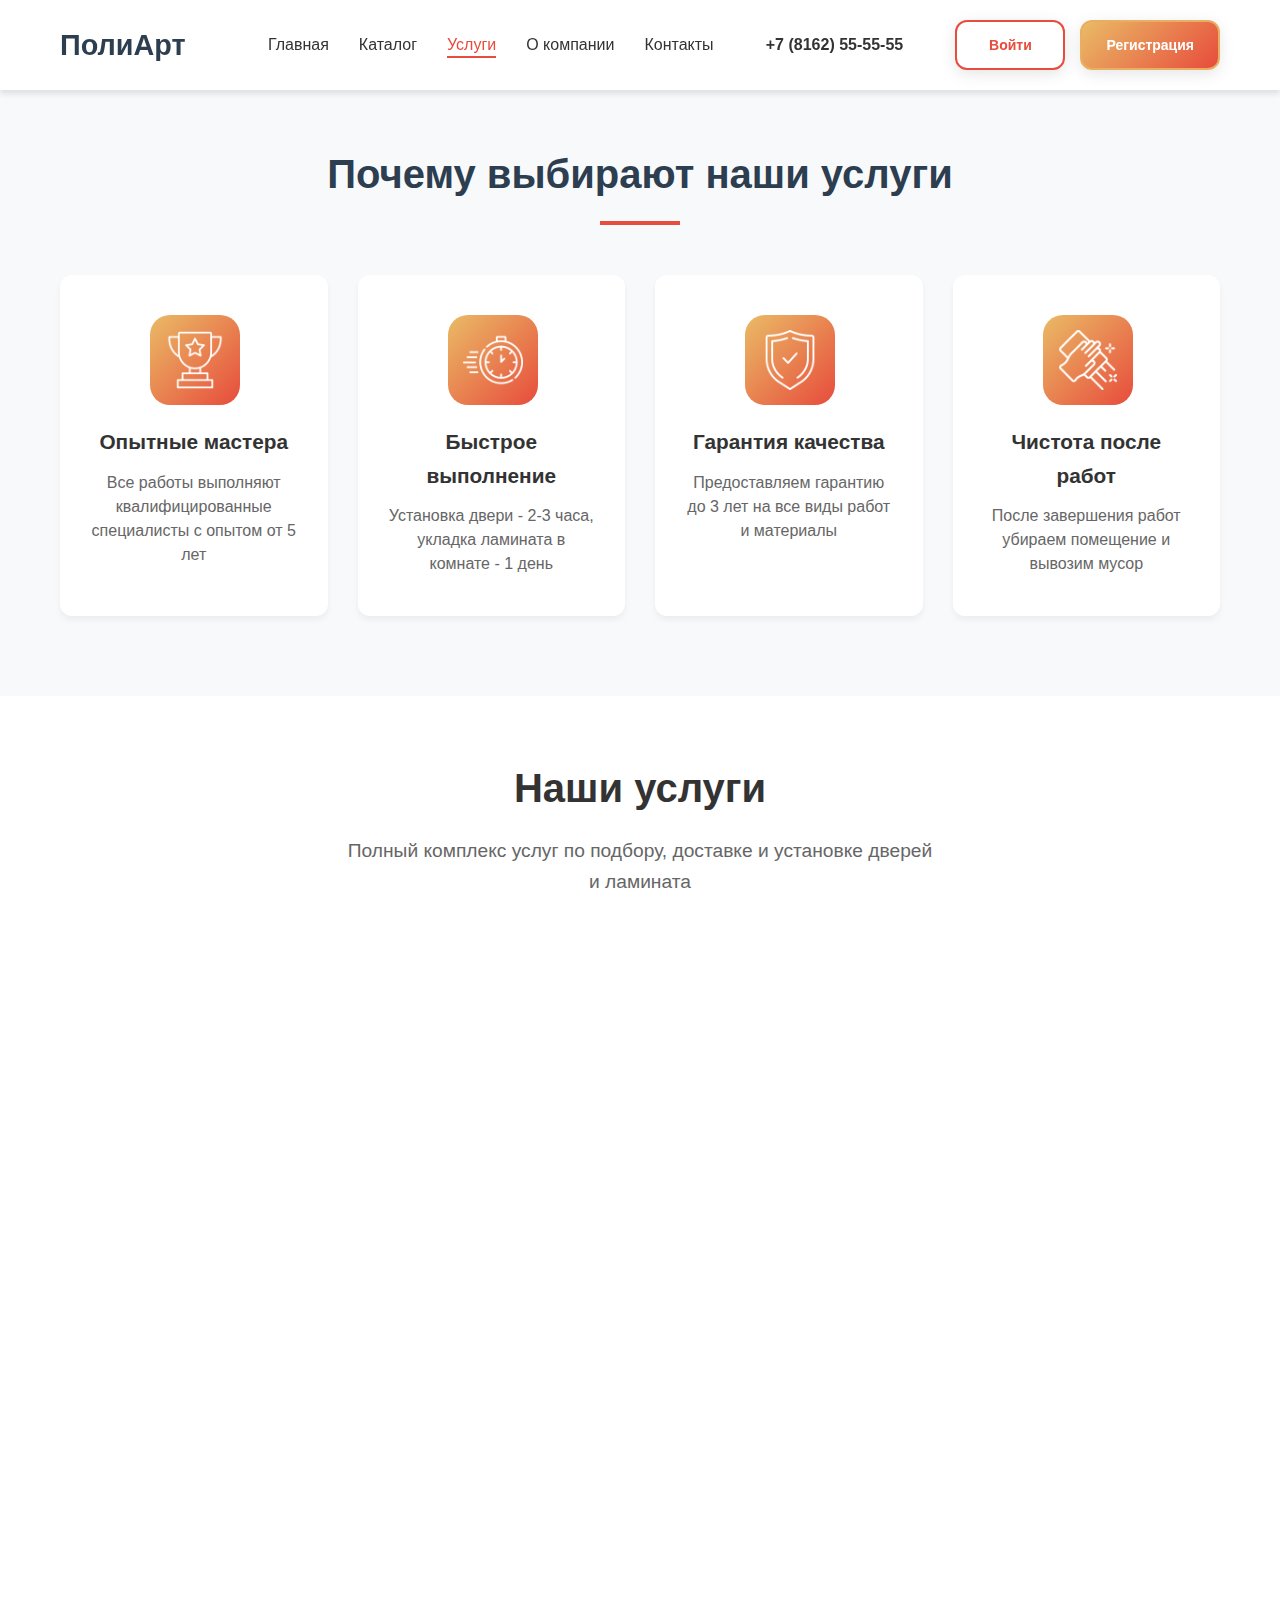
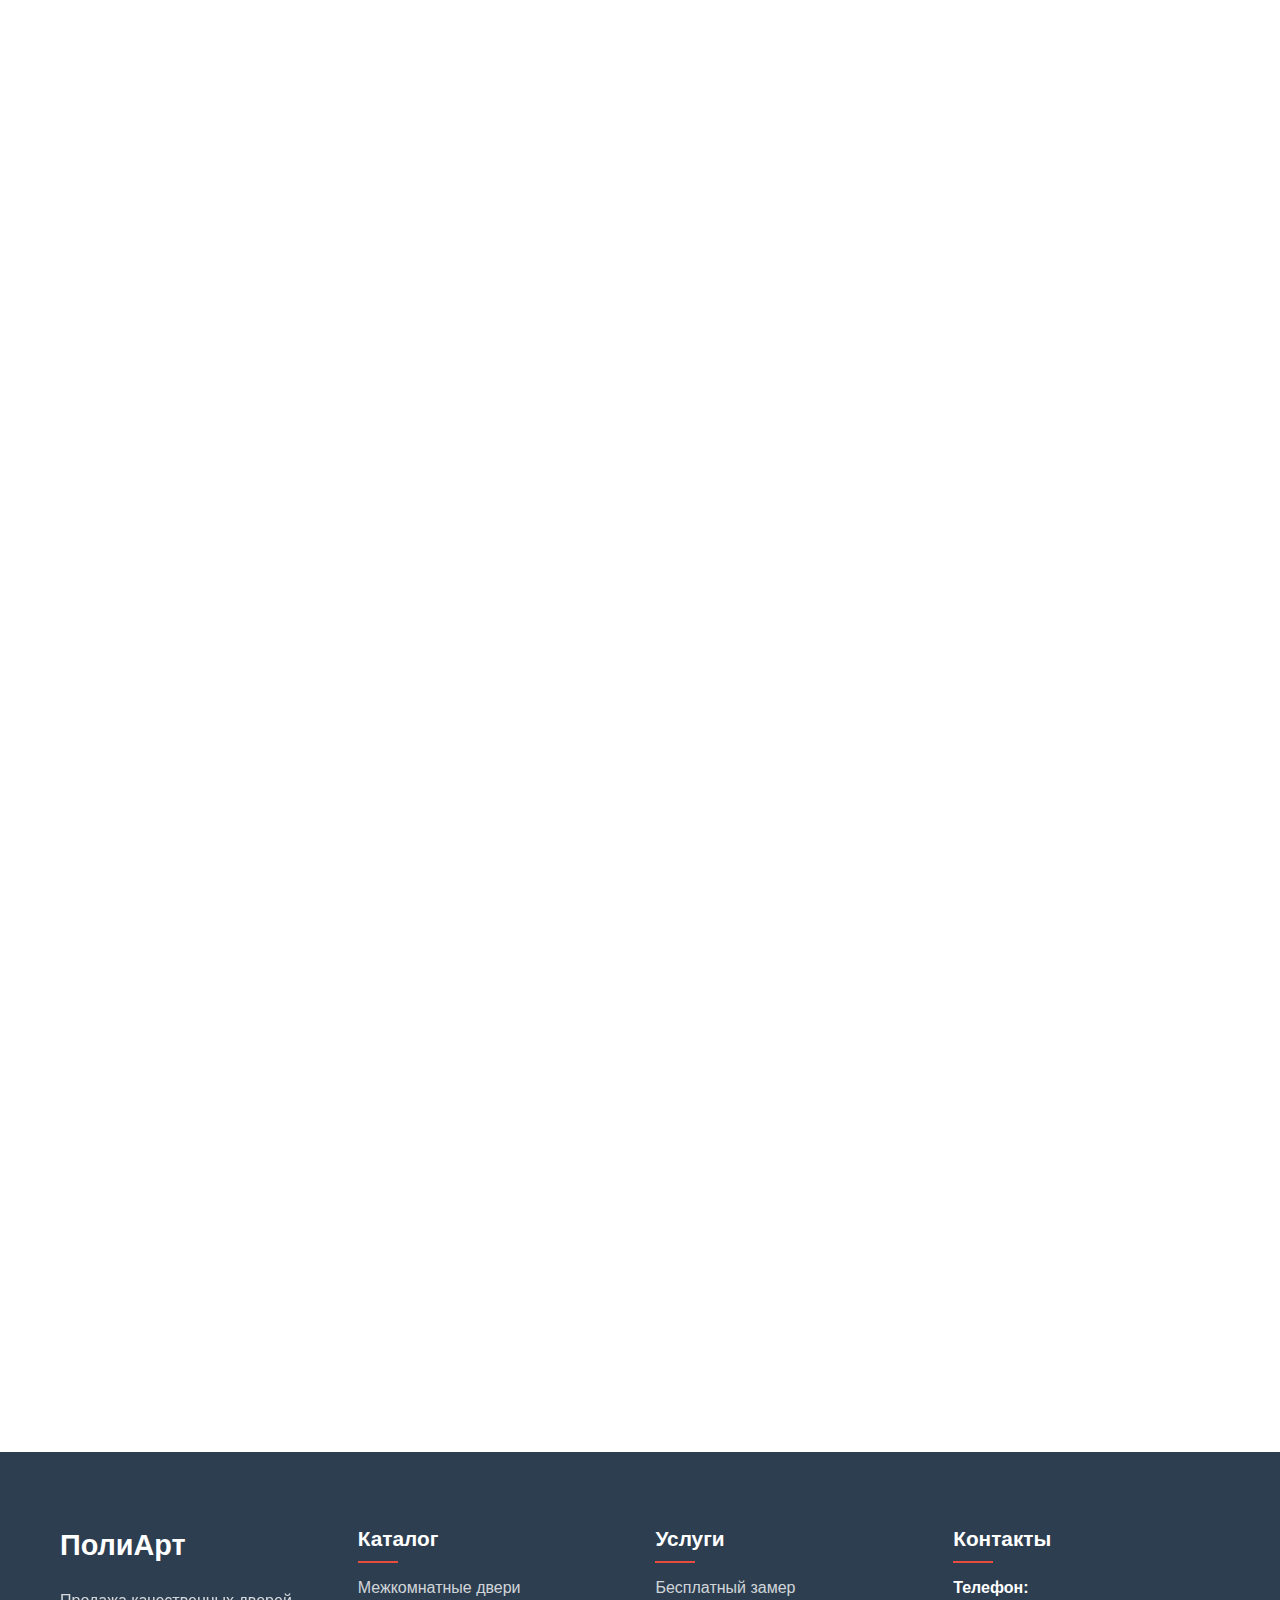
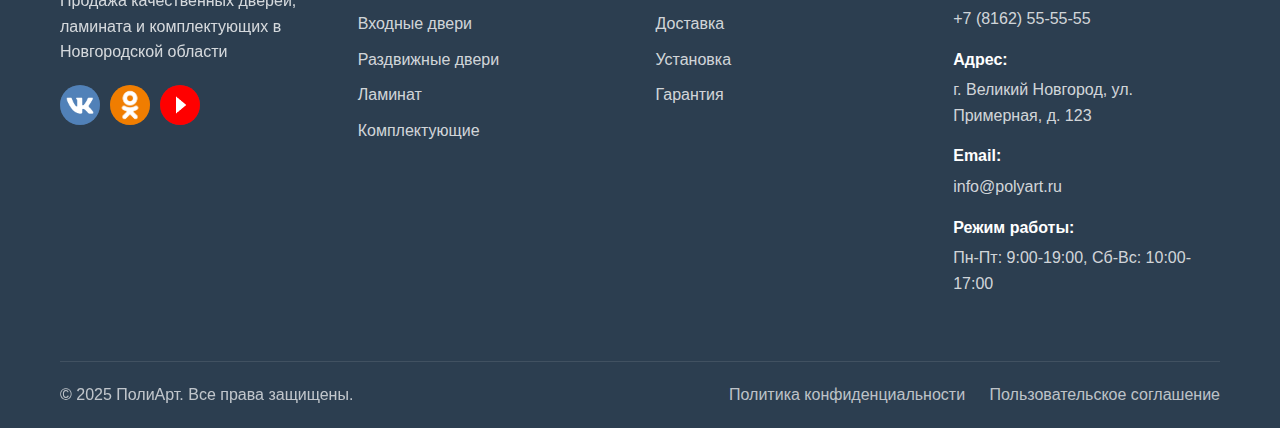
<file: frontend/services.html>
<!DOCTYPE html>
<html lang="ru">
<head>
    <meta charset="UTF-8">
    <meta name="viewport" content="width=device-width, initial-scale=1.0">
    <title>Услуги - ПолиАрт | Двери и ламинат в Новгородской области</title>
    <link rel="stylesheet" href="css/HeaderAndFooter.css">
    <link rel="stylesheet" href="css/services.css">
</head>
<body>
    <!-- Хедер -->
    <header class="header"></header>

    <main class="main">
        <!-- Хлебные крошки -->
        <section class="breadcrumbs">
            <div class="container">
                <nav class="breadcrumbs__nav">
                    <a href="index.html" class="breadcrumbs__link">Главная</a>
                    <span class="breadcrumbs__separator">/</span>
                    <span class="breadcrumbs__current">Услуги</span>
                </nav>
            </div>
        </section>

        <!-- Секция преимуществ -->
        <section class="services-advantages">
            <div class="container">
                <h2 class="section-title">Почему выбирают наши услуги</h2>
                <div class="advantages-grid">
                    <div class="advantage-card">
                        <div class="advantage-card__background">
                            <img class="advantage-card__icon" src="image/icon/silhouette.png" alt="Кубок">
                        </div>
                        <h3 class="advantage-card__title">Опытные мастера</h3>
                        <p class="advantage-card__text">Все работы выполняют квалифицированные специалисты с опытом от 5 лет</p>
                    </div>
                    <div class="advantage-card">
                        <div class="advantage-card__background">
                            <img class="advantage-card__icon" src="image/icon/speed.png" alt="Скорость">
                        </div>
                        <h3 class="advantage-card__title">Быстрое выполнение</h3>
                        <p class="advantage-card__text">Установка двери - 2-3 часа, укладка ламината в комнате - 1 день</p>
                    </div>
                    <div class="advantage-card">
                        <div class="advantage-card__background">
                            <img class="advantage-card__icon" src="image/icon/shield.png" alt="Щит">
                        </div>
                        <h3 class="advantage-card__title">Гарантия качества</h3>
                        <p class="advantage-card__text">Предоставляем гарантию до 3 лет на все виды работ и материалы</p>
                    </div>
                    <div class="advantage-card">
                        <div class="advantage-card__background">
                            <img class="advantage-card__icon" src="image/icon/clear.png" alt="Чистота">
                        </div>
                        <h3 class="advantage-card__title">Чистота после работ</h3>
                        <p class="advantage-card__text">После завершения работ убираем помещение и вывозим мусор</p>
                    </div>
                </div>
            </div>
        </section>

        <!-- Заголовок страницы -->
        <section class="page-header">
            <div class="container">
                <h1 class="page-header__title">Наши услуги</h1>
                <p class="page-header__subtitle">Полный комплекс услуг по подбору, доставке и установке дверей и ламината</p>
            </div>
        </section>

        <!-- Секция услуг -->
        <section class="services">
            <div class="container">
                <div class="services__list">
                    <!-- Услуга 1: Бесплатный замер -->
                    <div class="service">
                        <div class="service__icon">
                            <img src="image/icon/measure.png" alt="Бесплатный замер" class="service__icon-img">
                        </div>
                        <div class="service__content">
                            <h2 class="service__title">Бесплатный замер</h2>
                            <div class="service__text">
                                <p>Наш специалист бесплатно приедет к вам в удобное время для точного замера дверных проемов или площади помещения под ламинат.</p>
                                <ul class="service__features">
                                    <li>Точный расчет количества материалов</li>
                                    <li>Профессиональные рекомендации по выбору</li>
                                    <li>Учет всех особенностей помещения</li>
                                    <li>Составление сметы на месте</li>
                                </ul>
                            </div>
                            <div class="service__actions">
                                <button class="btn btn--primary service__order-btn" data-service="Замер">Заказать замер</button>
                            </div>
                        </div>
                    </div>

                    <!-- Услуга 2: Доставка -->
                    <div class="service">
                        <div class="service__icon">
                            <img src="image/icon/delivery.png" alt="Доставка" class="service__icon-img">
                        </div>
                        <div class="service__content">
                            <h2 class="service__title">Доставка</h2>
                            <div class="service__text">
                                <p>Осуществляем быструю и аккуратную доставку дверей, ламината и комплектующих по всей Новгородской области.</p>
                                <ul class="service__features">
                                    <li>Доставка в день заказа (при наличии товара)</li>
                                    <li>Аккуратная разгрузка и подъем на этаж</li>
                                    <li>Доставка в пригород и районы области</li>
                                    <li>Грузчики с опытом работы</li>
                                </ul>
                                <div class="service__pricing">
                                    <h4>Стоимость доставки:</h4>
                                    <ul>
                                        <li>Великий Новгород (в пределах города) - <strong>500 руб.</strong></li>
                                        <li>Пригород (до 30 км) - <strong>800 руб.</strong></li>
                                        <li>Районы области - <strong>от 1000 руб.</strong></li>
                                    </ul>
                                </div>
                            </div>
                        </div>
                    </div>

                    <!-- Услуга 3: Установка и монтаж -->
                    <div class="service">
                        <div class="service__icon">
                            <img src="image/icon/installation.png" alt="Установка и монтаж" class="service__icon-img">
                        </div>
                        <div class="service__content">
                            <h2 class="service__title">Установка и монтаж</h2>
                            <div class="service__text">
                                <p>Профессиональная установка дверей и укладка ламината от опытных мастеров с гарантией качества.</p>
                                <div class="service__details">
                                    <div class="service__detail-category">
                                        <h4>Установка дверей:</h4>
                                        <ul class="service__features">
                                            <li>Монтаж межкомнатных и входных дверей</li>
                                            <li>Установка дверных коробок</li>
                                            <li>Навеска полотен и регулировка петель</li>
                                            <li>Установка фурнитуры и замков</li>
                                            <li>Запенивание монтажных швов</li>
                                        </ul>
                                    </div>
                                    <div class="service__detail-category">
                                        <h4>Укладка ламината:</h4>
                                        <ul class="service__features">
                                            <li>Подготовка основания</li>
                                            <li>Укладка подложки</li>
                                            <li>Монтаж ламината с замковой системой</li>
                                            <li>Установка плинтусов</li>
                                            <li>Обход труб и других препятствий</li>
                                        </ul>
                                    </div>
                                </div>
                            </div>
                            <div class="service__actions">
                                <button class="btn btn--primary service__order-btn" data-service="Установка">Заказать установку</button>
                            </div>
                        </div>
                    </div>

                    <!-- Услуга 4: Отделочные работы -->
                    <div class="service">
                        <div class="service__icon">
                            <img src="image/icon/finishing.png" alt="Отделочные работы" class="service__icon-img">
                        </div>
                        <div class="service__content">
                            <h2 class="service__title">Отделочные работы</h2>
                            <div class="service__text">
                                <p>Комплексные отделочные работы для завершения интерьера после установки дверей и укладки напольных покрытий.</p>
                                <ul class="service__features">
                                    <li>Шпаклевка и покраска откосов</li>
                                    <li>Установка наличников и доборов</li>
                                    <li>Декоративная отделка дверных проемов</li>
                                    <li>Монтаж декоративных порогов</li>
                                    <li>Финишная отделка помещений</li>
                                </ul>
                                <div class="service__note">
                                    <p><strong>Примечание:</strong> Отделочные работы выполняются как в комплексе с установкой, так и отдельно.</p>
                                </div>
                            </div>
                            <div class="service__actions">
                                <button class="btn btn--primary service__order-btn" data-service="Отделочные работы">Узнать подробнее</button>
                            </div>
                        </div>
                    </div>
                </div>
            </div>
        </section>
    </main>

    <!-- Футер -->
    <footer class="footer"></footer>

    <!-- Модальное окно заказа услуги -->
    <div class="modal" id="serviceModal">
        <div class="modal__overlay"></div>
        <div class="modal__content">
            <button class="modal__close" id="modalClose">&times;</button>
            <h2 class="modal__title">Заказать услугу</h2>
            <form class="service-form" id="serviceForm">
                <input type="hidden" id="serviceType" name="service_type">
                <div class="form-group">
                    <label for="userName" class="form-label">Ваше имя *</label>
                    <input type="text" id="userName" name="name" class="form-input" required>
                </div>
                <div class="form-group">
                    <label for="userPhone" class="form-label">Телефон *</label>
                    <input type="tel" id="userPhone" name="phone" class="form-input" required>
                </div>
                <div class="form-group">
                    <label for="userAddress" class="form-label">Адрес</label>
                    <input type="text" id="userAddress" name="address" class="form-input" placeholder="Для замера или доставки">
                </div>
                <div class="form-group">
                    <label for="userMessage" class="form-label">Комментарий</label>
                    <textarea id="userMessage" name="message" class="form-textarea" placeholder="Дополнительная информация"></textarea>
                </div>
                <button type="submit" class="btn btn--primary btn--full">Отправить заявку</button>
            </form>
        </div>
    </div>

    <!-- Подключение JS файлов -->
    <script src="js/header.js"></script>
    <script src="js/services.js"></script>
    <script src="js/footer.js"></script>
</body>
</html>
</file>
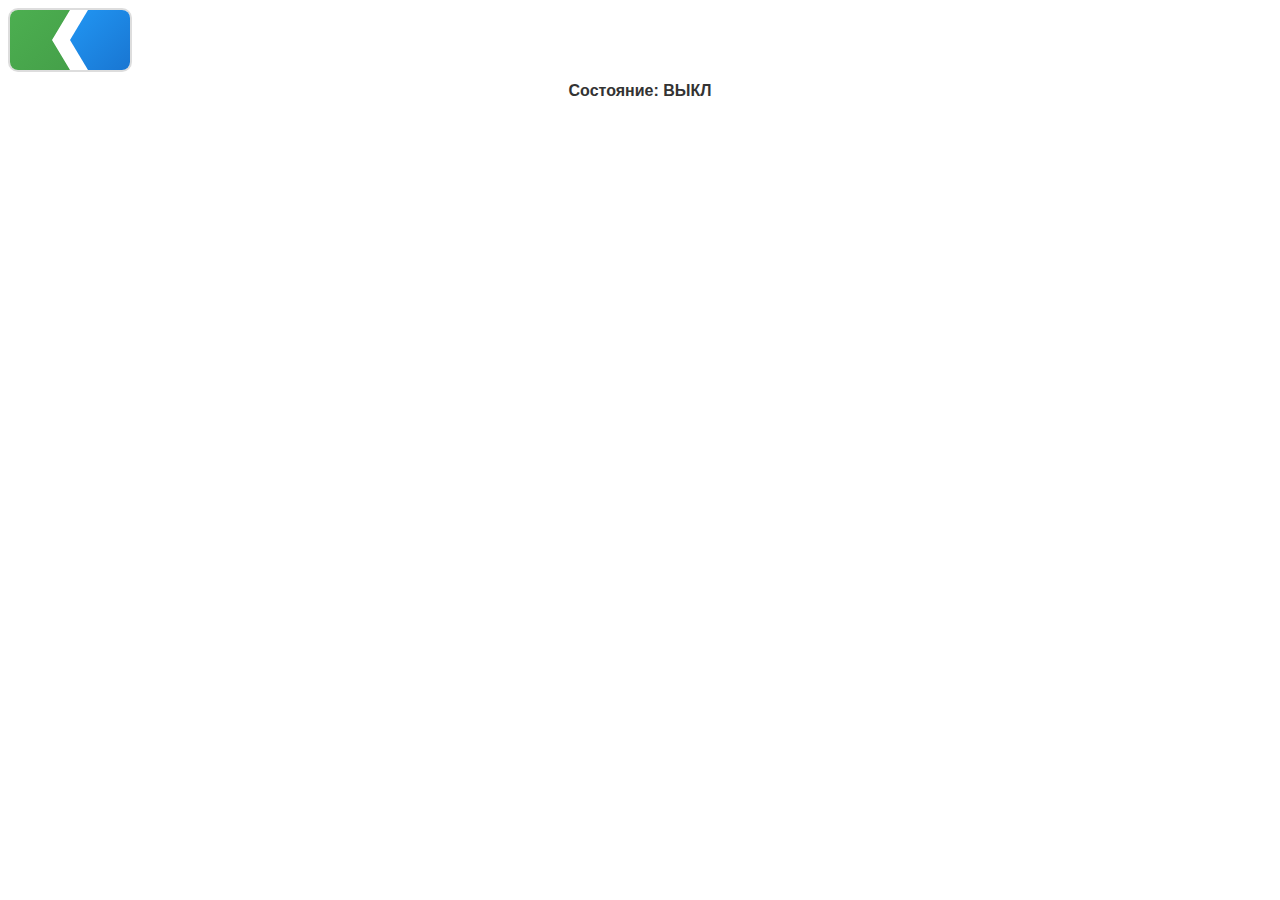
<file: frontend/КНОПОЧКА.html>
<!DOCTYPE html>
<html lang="ru">
<head>
    <meta charset="UTF-8">
    <meta name="viewport" content="width=device-width, initial-scale=1.0">
    <title>Переключатель-трансформер</title>
    <style>
        .toggle-switch {
            position: relative;
            width: 120px;
            height: 60px;
            cursor: pointer;
            border: 2px solid #ddd;
            border-radius: 10px;
            overflow: hidden;
        }

        .toggle-shape {
            position: absolute;
            width: 100%;
            height: 100%;
            transition: all 0.4s cubic-bezier(0.68, -0.55, 0.27, 1.55);
            display: flex;
        }

        /* Исходное состояние */
        .toggle-pin {
            width: 50%;
            height: 100%;
            background: linear-gradient(135deg, #4CAF50, #45a049);
            clip-path: polygon(0% 0%, 100% 0%, 70% 50%, 100% 100%, 0% 100%);
            transition: all 0.4s cubic-bezier(0.68, -0.55, 0.27, 1.55);
        }

        .toggle-slot {
            width: 50%;
            height: 100%;
            background: linear-gradient(135deg, #2196F3, #1976D2);
            clip-path: polygon(30% 0%, 100% 0%, 100% 100%, 30% 100%, 0% 50%);
            transition: all 0.4s cubic-bezier(0.68, -0.55, 0.27, 1.55);
        }

        /* Состояние после переключения - фигуры зеркально превращаются */
        .toggle-switch.connected .toggle-pin {
            clip-path: polygon(0% 0%, 100% 0%, 100% 100%, 0% 100%, 30% 50%);
            background: linear-gradient(135deg, #2196F3, #1976D2);
            transform: translateX(100%);
        }

        .toggle-switch.connected .toggle-slot {
            clip-path: polygon(0% 0%, 70% 0%, 100% 50%, 70% 100%, 0% 100%);
            background: linear-gradient(135deg, #4CAF50, #45a049);
            transform: translateX(-100%);
        }

        /* Эффекты при наведении */
        .toggle-switch:hover .toggle-pin {
            filter: brightness(1.1);
        }

        .toggle-switch:hover .toggle-slot {
            filter: brightness(1.1);
        }

        /* Активное состояние */
        .toggle-switch.connected {
            box-shadow: 0 0 15px rgba(76, 175, 80, 0.4);
            border-color: #4CAF50;
        }

        /* Текст состояния */
        .status {
            text-align: center;
            margin-top: 10px;
            font-family: Arial, sans-serif;
            color: #333;
            font-weight: bold;
        }
    </style>
</head>
<body>
    <div class="toggle-switch" id="puzzleToggle">
        <div class="toggle-shape">
            <div class="toggle-pin"></div>
            <div class="toggle-slot"></div>
        </div>
    </div>
    <div class="status" id="status">Состояние: ВЫКЛ</div>

    <script>
        const toggle = document.getElementById('puzzleToggle');
        const status = document.getElementById('status');
        
        toggle.addEventListener('click', function() {
            this.classList.toggle('connected');
            
            if (this.classList.contains('connected')) {
                status.textContent = 'Состояние: ВКЛ';
                status.style.color = '#4CAF50';
                console.log('Переключатель ВКЛЮЧЕН');
                // Действие при включении
            } else {
                status.textContent = 'Состояние: ВЫКЛ';
                status.style.color = '#333';
                console.log('Переключатель ВЫКЛЮЧЕН');
                // Действие при выключении
            }
        });
    </script>
</body>
</html>
</file>
<file: frontend/css/HeaderAndFooter.css>
/* Общие стили */
* {
    margin: 0;
    padding: 0;
    box-sizing: border-box;
    font-family: 'Segoe UI', Tahoma, Geneva, Verdana, sans-serif;
}

:root {
    --primary: #2c3e50;
    --secondary: #e74c3c;
    --accent: #3498db;
    --light: #ecf0f1;
    --dark: #2c3e50;
    --text: #333;
    --text-light: #777;
    --shadow: 0 4px 6px rgba(0, 0, 0, 0.1);
    --transition: all 0.3s ease;
}

body {
    color: var(--text);
    line-height: 1.6;
    overflow-x: hidden;
}

.container {
    width: 100%;
    max-width: 1200px;
    margin: 0 auto;
    padding: 0 20px;
}

.btn {
    display: inline-block;
    padding: 12px 30px;
    border-radius: 4px;
    text-decoration: none;
    font-weight: 600;
    text-align: center;
    transition: var(--transition);
    cursor: pointer;
    font-size: 16px;
}

.btn--primary {
    background-color: var(--secondary);
    color: white;
}

.btn--primary:hover {
    background-color: #c0392b;
    transform: translateY(-2px);
    box-shadow: var(--shadow);
}

.btn--secondary {
    background-color: transparent;
    color: var(--primary);
    border: 2px solid var(--primary);
}

.btn--secondary:hover {
    background-color: var(--primary);
    color: white;
}

.section-title {
    text-align: center;
    margin-bottom: 50px;
    font-size: 2.5rem;
    color: var(--primary);
    position: relative;
}

.section-title::after {
    content: '';
    display: block;
    width: 80px;
    height: 4px;
    background-color: var(--secondary);
    margin: 15px auto;
}

/* Хедер */
.header {
    background-color: white;
    box-shadow: var(--shadow);
    position: fixed;
    top: 0;
    left: 0;
    width: 100%;
    z-index: 1000;
    transition: var(--transition);
}

.header.scrolled {
    padding: 10px 0;
}

.header__inner {
    display: flex;
    justify-content: space-between;
    align-items: center;
    padding: 20px 0;
}

.logo {
    font-size: 1.8rem;
    font-weight: 700;
    color: var(--primary);
    text-decoration: none;
}

.nav__list {
    display: flex;
    list-style: none;
}

.nav__item {
    margin-left: 30px;
}

.nav__link {
    text-decoration: none;
    color: var(--text);
    font-weight: 500;
    transition: var(--transition);
    position: relative;
}

.nav__link:hover, .nav__link.active {
    color: var(--secondary);
}

.nav__link.active::after {
    content: '';
    position: absolute;
    bottom: -5px;
    left: 0;
    width: 100%;
    height: 2px;
    background-color: var(--secondary);
}

.phone {
    text-decoration: none;
    color: var(--text);
    font-weight: 600;
    transition: var(--transition);
}

.phone:hover {
    color: var(--secondary);
}

.header__burger {
    display: none;
    flex-direction: column;
    cursor: pointer;
}

.header__burger span {
    width: 25px;
    height: 3px;
    background-color: var(--primary);
    margin: 3px 0;
    transition: var(--transition);
}

/* Футер */
.footer {
    background-color: var(--dark);
    color: white;
    padding: 70px 0 20px;
}

.footer__inner {
    display: flex;
    justify-content: space-between;
    flex-wrap: wrap;
    margin-bottom: 50px;
}

.footer__col {
    flex: 0 0 23%;
}

.footer__logo {
    font-size: 1.8rem;
    font-weight: 700;
    margin-bottom: 20px;
}

.footer__text {
    margin-bottom: 20px;
    opacity: 0.8;
}

.footer__social {
    display: flex;
}

.social-link {
    display: inline-flex;
    align-items: center;
    justify-content: center;
    width: 40px;
    height: 40px;
    background-color: rgba(255, 255, 255, 0.1);
    border-radius: 50%;
    margin-right: 10px;
    color: white;
    text-decoration: none;
    transition: var(--transition);
}

.social-link:hover {
    background-color: var(--secondary);
    transform: translateY(-3px);
}

.footer__title {
    font-size: 1.3rem;
    margin-bottom: 20px;
    position: relative;
}

.footer__title::after {
    content: '';
    position: absolute;
    bottom: -8px;
    left: 0;
    width: 40px;
    height: 2px;
    background-color: var(--secondary);
}

.footer__list {
    list-style: none;
}

.footer__list li {
    margin-bottom: 10px;
}

.footer__list a {
    color: rgba(255, 255, 255, 0.8);
    text-decoration: none;
    transition: var(--transition);
}

.footer__list a:hover {
    color: var(--secondary);
    padding-left: 5px;
}

.contact-item {
    margin-bottom: 15px;
}

.contact-label {
    display: block;
    font-weight: 600;
    margin-bottom: 5px;
}

.contact-link, .contact-text {
    color: rgba(255, 255, 255, 0.8);
    text-decoration: none;
}

.contact-link:hover {
    color: var(--secondary);
}

.footer__bottom {
    display: flex;
    justify-content: space-between;
    align-items: center;
    padding-top: 20px;
    border-top: 1px solid rgba(255, 255, 255, 0.1);
}

.footer__copyright {
    opacity: 0.7;
}

.footer-link {
    color: rgba(255, 255, 255, 0.7);
    text-decoration: none;
    margin-left: 20px;
    transition: var(--transition);
}

.footer-link:hover {
    color: var(--secondary);
}

/* Адаптивность */
@media (max-width: 992px) {
    .advantage, .category, .footer__col {
        flex: 0 0 48%;
    }
    
    .hero__title {
        font-size: 2.8rem;
    }
}

@media (max-width: 768px) {
    .advantages {
        padding: 60px 0;
    }
    
    .advantages__list {
        grid-template-columns: 1fr;
        gap: 30px;
        margin-top: 40px;
    }
    
    .advantage {
        padding: 25px 15px;
    }
    
    .advantage__icon {
        width: 70px;
        height: 70px;
        margin-bottom: 20px;
    }
    
    .advantage__icon svg {
        width: 35px;
        height: 35px;
    }

    .header__nav {
        position: fixed;
        top: 80px;
        left: -100%;
        width: 80%;
        height: calc(100vh - 80px);
        background-color: white;
        flex-direction: column;
        transition: var(--transition);
        box-shadow: var(--shadow);
        padding: 20px;
    }
    
    .header__nav.active {
        left: 0;
    }
    
    .nav__list {
        flex-direction: column;
    }
    
    .nav__item {
        margin: 15px 0;
    }
    
    .header__burger {
        display: flex;
    }
    
    .header__burger.active span:nth-child(1) {
        transform: rotate(45deg) translate(5px, 5px);
    }
    
    .header__burger.active span:nth-child(2) {
        opacity: 0;
    }
    
    .header__burger.active span:nth-child(3) {
        transform: rotate(-45deg) translate(7px, -6px);
    }
    
    .hero__title {
        font-size: 2.2rem;
    }
    
    .section-title {
        font-size: 2rem;
    }
    
    .footer__inner, .footer__bottom {
        flex-direction: column;
        text-align: center;
    }
    
    .footer__col {
        flex: 0 0 100%;
        margin-bottom: 30px;
    }
    
    .footer__links {
        margin-top: 15px;
    }
}

@media (max-width: 576px) {
    .advantage, .category {
        flex: 0 0 100%;
    }
    
    .hero__title {
        font-size: 1.8rem;
    }
    
    .hero__subtitle {
        font-size: 1rem;
    }
}








/* Стили для хедера */
.header.scrolled {
    position: fixed;
    top: 0;
    left: 0;
    right: 0;
    background: rgba(255, 255, 255, 0.95);
    backdrop-filter: blur(10px);
    box-shadow: 0 2px 10px rgba(0, 0, 0, 0.1);
    z-index: 1000;
    animation: slideDown 0.3s ease;
}

.header.hidden {
    transform: translateY(-100%);
    transition: transform 0.3s ease;
}

@keyframes slideDown {
    from {
        transform: translateY(-100%);
    }
    to {
        transform: translateY(0);
    }
}

/* Стили для бургер-меню */
.header__burger {
    display: none;
    flex-direction: column;
    cursor: pointer;
    padding: 5px;
}

.header__burger span {
    width: 25px;
    height: 3px;
    background: #333;
    margin: 3px 0;
    transition: 0.3s;
}

.header__burger.active span:nth-child(1) {
    transform: rotate(-45deg) translate(-5px, 6px);
}

.header__burger.active span:nth-child(2) {
    opacity: 0;
}

.header__burger.active span:nth-child(3) {
    transform: rotate(45deg) translate(-5px, -6px);
}

.no-scroll {
    overflow: hidden;
}

/* Мобильные стили */
@media (max-width: 768px) {
    .header__burger {
        display: flex;
    }
    
    .header__nav {
        position: fixed;
        top: 0;
        right: -100%;
        width: 80%;
        height: 100vh;
        background: white;
        box-shadow: -2px 0 10px rgba(0, 0, 0, 0.1);
        transition: 0.3s;
        z-index: 999;
    }
    
    .header__nav.active {
        right: 0;
    }
    
    .nav__list {
        flex-direction: column;
        padding: 80px 20px 20px;
    }
    
    /* Аккордеон в футере для мобильных */
    .footer__title {
        cursor: pointer;
        position: relative;
    }
    
    .footer__title::after {
        content: '+';
        position: absolute;
        right: 0;
        transition: 0.3s;
    }
    
    .footer__title.active::after {
        content: '-';
    }
    
    .footer__list {
        max-height: 0;
        overflow: hidden;
        transition: max-height 0.3s ease;
    }
}
</file>
<file: frontend/css/services.css>
/* Стили для страницы услуг */
.breadcrumbs {
    padding: 20px 0;
    background: #f8f9fa;
}

.breadcrumbs__nav {
    display: flex;
    align-items: center;
    gap: 8px;
    font-size: 14px;
}

.breadcrumbs__link {
    color: #666;
    text-decoration: none;
}

.breadcrumbs__link:hover {
    color: #333;
}

.breadcrumbs__separator {
    color: #999;
}

.breadcrumbs__current {
    color: #333;
    font-weight: 500;
}

.page-header {
    padding: 60px 0 40px;
    text-align: center;
}

.page-header__title {
    font-size: 2.5rem;
    font-weight: 700;
    margin-bottom: 16px;
    color: #333;
}

.page-header__subtitle {
    font-size: 1.2rem;
    color: #666;
    max-width: 600px;
    margin: 0 auto;
}

/* Стили для списка услуг */
.services {
    padding: 80px 0;
}

.service {
    display: grid;
    grid-template-columns: 120px 1fr;
    gap: 40px;
    margin-bottom: 80px;
    align-items: start;
}

.service:last-child {
    margin-bottom: 0;
}

.service__icon {
    width: 90px;
    height: 90px;
    border-radius: 20px;
    display: flex;
    align-items: center;
    justify-content: center;
    padding: 20px;
    background: linear-gradient(135deg, #eabb66 0%, #e74c3c 100%);
}

.service__icon-img {
    filter: invert(1);
    width: 60px;
    height: 60px;
    object-fit: contain;
}

.service__content {
    flex: 1;
}

.service__title {
    font-size: 2rem;
    font-weight: 700;
    margin-bottom: 20px;
    color: #333;
}

.service__text {
    font-size: 1.1rem;
    line-height: 1.6;
    color: #555;
    margin-bottom: 24px;
}

.service__features {
    list-style: none;
    padding: 0;
    margin: 20px 0;
}

.service__features li {
    position: relative;
    padding-left: 24px;
    margin-bottom: 8px;
    color: #555;
}

.service__features li:before {
    content: '✓';
    position: absolute;
    left: 0;
    color: #4CAF50;
    font-weight: bold;
}

.service__pricing {
    background: #f8f9fa;
    padding: 20px;
    border-radius: 8px;
    margin: 20px 0;
}

.service__pricing h4 {
    margin-bottom: 12px;
    color: #333;
}

.service__pricing ul {
    list-style: none;
    padding: 0;
    margin: 0;
}

.service__pricing li {
    padding: 4px 0;
    color: #555;
}

.service__details {
    display: grid;
    grid-template-columns: 1fr 1fr;
    gap: 30px;
    margin: 20px 0;
}

.service__detail-category h4 {
    margin-bottom: 12px;
    color: #333;
}

.service__note {
    background: #e3f2fd;
    padding: 16px;
    border-radius: 8px;
    border-left: 4px solid #2196F3;
    margin: 20px 0;
}

.service__actions {
    margin-top: 30px;
}

/* Стили для преимуществ */
.services-advantages {
    padding: 80px 0;
    background: #f8f9fa;
}

.advantages-grid {
    display: grid;
    grid-template-columns: repeat(auto-fit, minmax(260px, 1fr));
    gap: 30px;
    margin-top: 50px;
}

.advantage-card {
    background: white;
    padding: 40px 30px;
    display: table;
    border-radius: 12px;
    text-align: center;
    box-shadow: 0 4px 6px rgba(0,0,0,0.05);
    transition: transform 0.3s ease, box-shadow 0.3s ease;
}

.advantage-card:hover {
    transform: translateY(-5px);
    box-shadow: 0 8px 25px rgba(0,0,0,0.1);
}

.advantage-card__background {
    width: 90px;
    height: 90px;
    border-radius: 20px;
    left: 50%;
    background: linear-gradient(135deg, #eabb66 0%, #e74c3c 100%);
    margin: 0 0 20px 60px;

}

.advantage-card__icon {
    filter: invert(1);
    width: 80px;
    height: 80px;
    padding: 10px;
    margin-top: 5px;
}

.advantage-card__title {
    font-size: 1.3rem;
    font-weight: 600;
    margin-bottom: 12px;
    color: #333;
}

.advantage-card__text {
    color: #666;
    line-height: 1.5;
}

/* Стили для CTA секции */
.cta-section {
    padding: 80px 0;
    background: linear-gradient(135deg, #667eea 0%, #764ba2 100%);
    color: white;
    text-align: center;
}

.cta-title {
    font-size: 2.5rem;
    font-weight: 700;
    margin-bottom: 16px;
}

.cta-text {
    font-size: 1.2rem;
    margin-bottom: 40px;
    opacity: 0.9;
    max-width: 600px;
    margin-left: auto;
    margin-right: auto;
}

.cta-actions {
    display: flex;
    gap: 20px;
    justify-content: center;
    flex-wrap: wrap;
}

.btn--large {
    padding: 16px 32px;
    font-size: 1.1rem;
}

.btn--primary, .btn--large {
    border: none;
}

.btn--full {
    width: 100%;
}

/* Стили для модального окна */
.modal {
    display: none;
    position: fixed;
    top: 0;
    left: 0;
    width: 100%;
    height: 100%;
    z-index: 1000;
}

.modal.active {
    display: block;
}

.modal__overlay {
    position: absolute;
    top: 0;
    left: 0;
    width: 100%;
    height: 100%;
    background: rgba(0,0,0,0.5);
    backdrop-filter: blur(4px);
}

.modal__content {
    position: relative;
    background: white;
    margin: 50px auto;
    max-width: 500px;
    border-radius: 12px;
    padding: 40px;
    box-shadow: 0 20px 60px rgba(0,0,0,0.2);
    animation: modalSlideIn 0.3s ease;
}

@keyframes modalSlideIn {
    from {
        opacity: 0;
        transform: translateY(-50px);
    }
    to {
        opacity: 1;
        transform: translateY(0);
    }
}

.modal__close {
    position: absolute;
    top: 20px;
    right: 20px;
    background: none;
    border: none;
    font-size: 24px;
    cursor: pointer;
    color: #999;
    padding: 0;
    width: 30px;
    height: 30px;
    display: flex;
    align-items: center;
    justify-content: center;
}

.modal__close:hover {
    color: #333;
}

.modal__title {
    font-size: 1.8rem;
    font-weight: 600;
    margin-bottom: 30px;
    color: #333;
    text-align: center;
}

/* Стили формы */
.form-group {
    margin-bottom: 20px;
}

.form-label {
    display: block;
    margin-bottom: 8px;
    font-weight: 500;
    color: #333;
}

.form-input,
.form-textarea {
    width: 100%;
    padding: 12px 16px;
    border: 2px solid #e1e5e9;
    border-radius: 8px;
    font-size: 16px;
    transition: border-color 0.3s ease;
}

.form-input:focus,
.form-textarea:focus {
    outline: none;
    border-color: #667eea;
}

.form-textarea {
    resize: vertical;
    min-height: 100px;
}

/* Анимации */
.service,
.advantage-card {
    opacity: 0;
    transform: translateY(30px);
    transition: opacity 0.6s ease, transform 0.6s ease;
}

.service.animated,
.advantage-card.animated {
    opacity: 1;
    transform: translateY(0);
}

.service:nth-child(even) {
    transition-delay: 0.1s;
}

.service:nth-child(odd) {
    transition-delay: 0.2s;
}

/* Адаптивность */
@media (max-width: 768px) {
    .service {
        grid-template-columns: 1fr;
        gap: 20px;
        text-align: center;
    }
    
    .service__icon {
        margin: 0 auto;
    }
    
    .service__details {
        grid-template-columns: 1fr;
    }
    
    .modal__content {
        margin: 20px;
        padding: 30px 20px;
    }
    
    .cta-actions {
        flex-direction: column;
        align-items: center;
    }
    
    .btn--large {
        width: 100%;
        max-width: 300px;
    }
}
</file>
